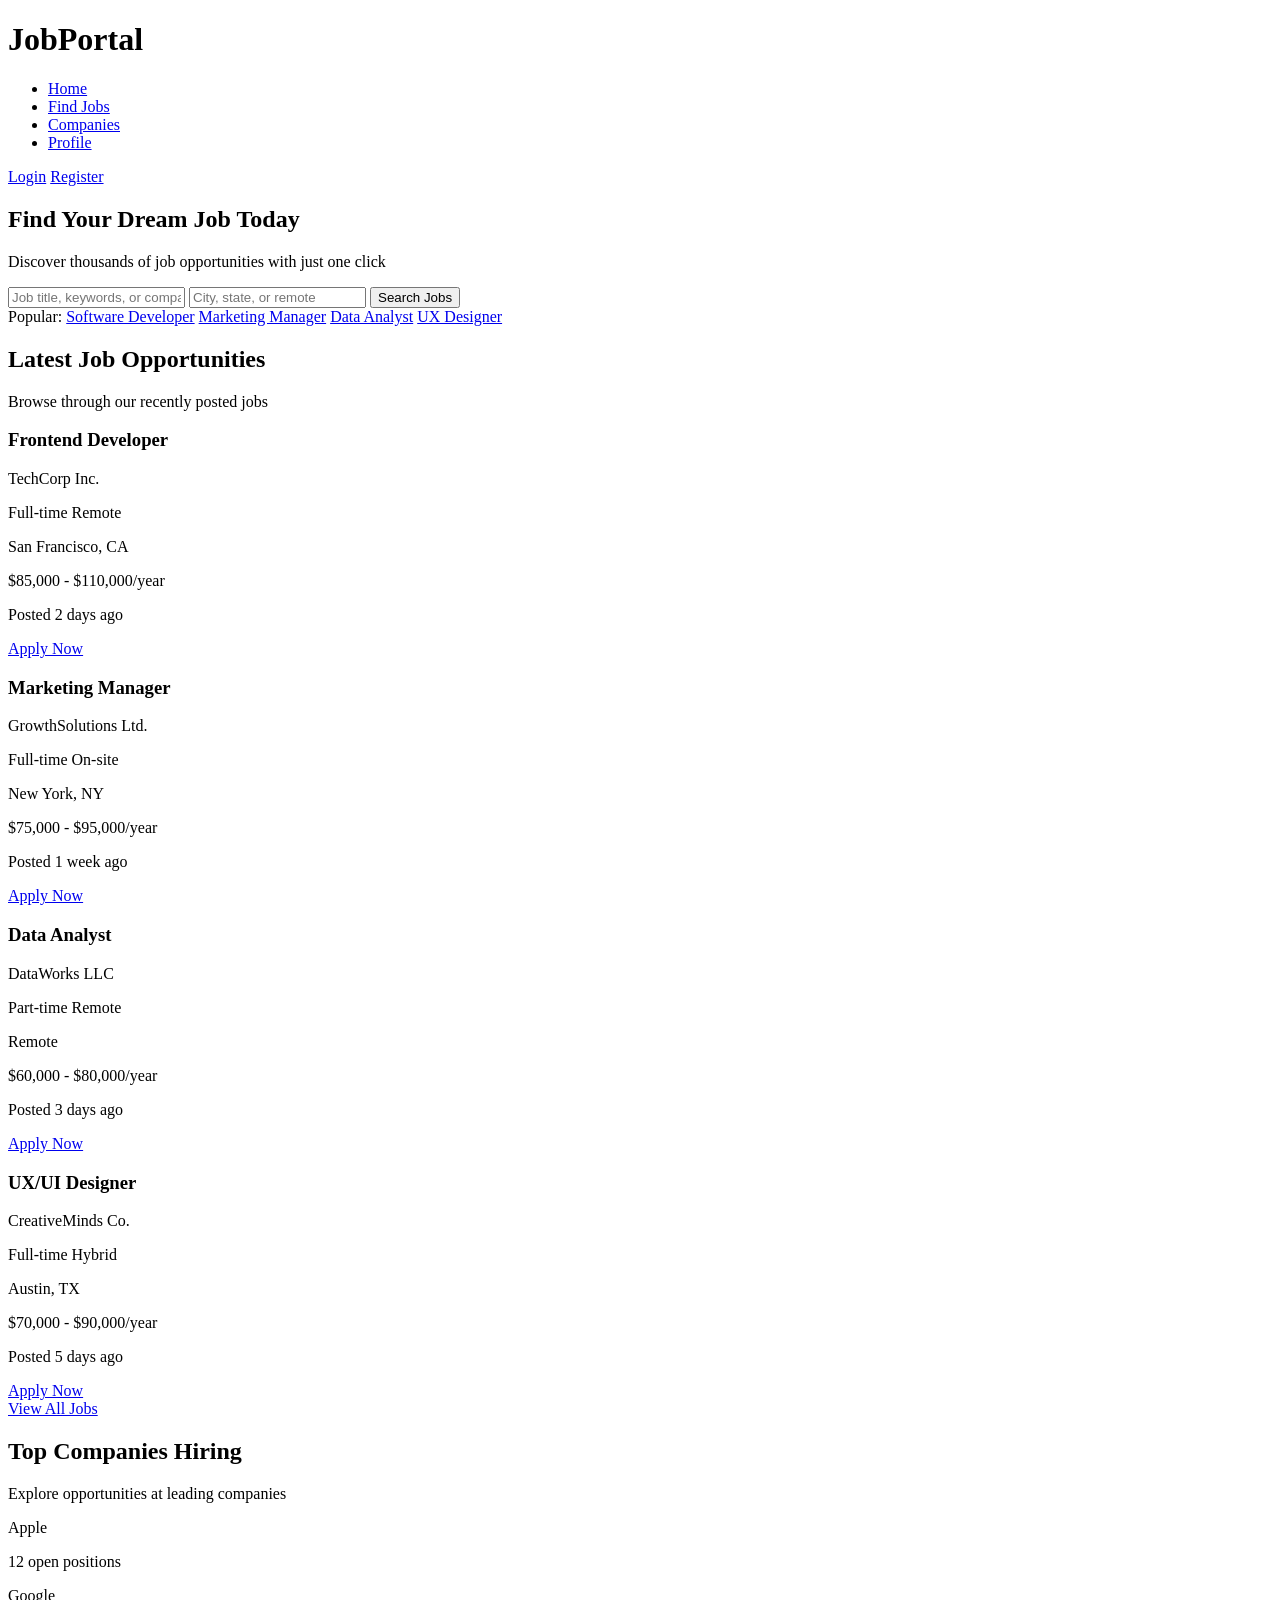
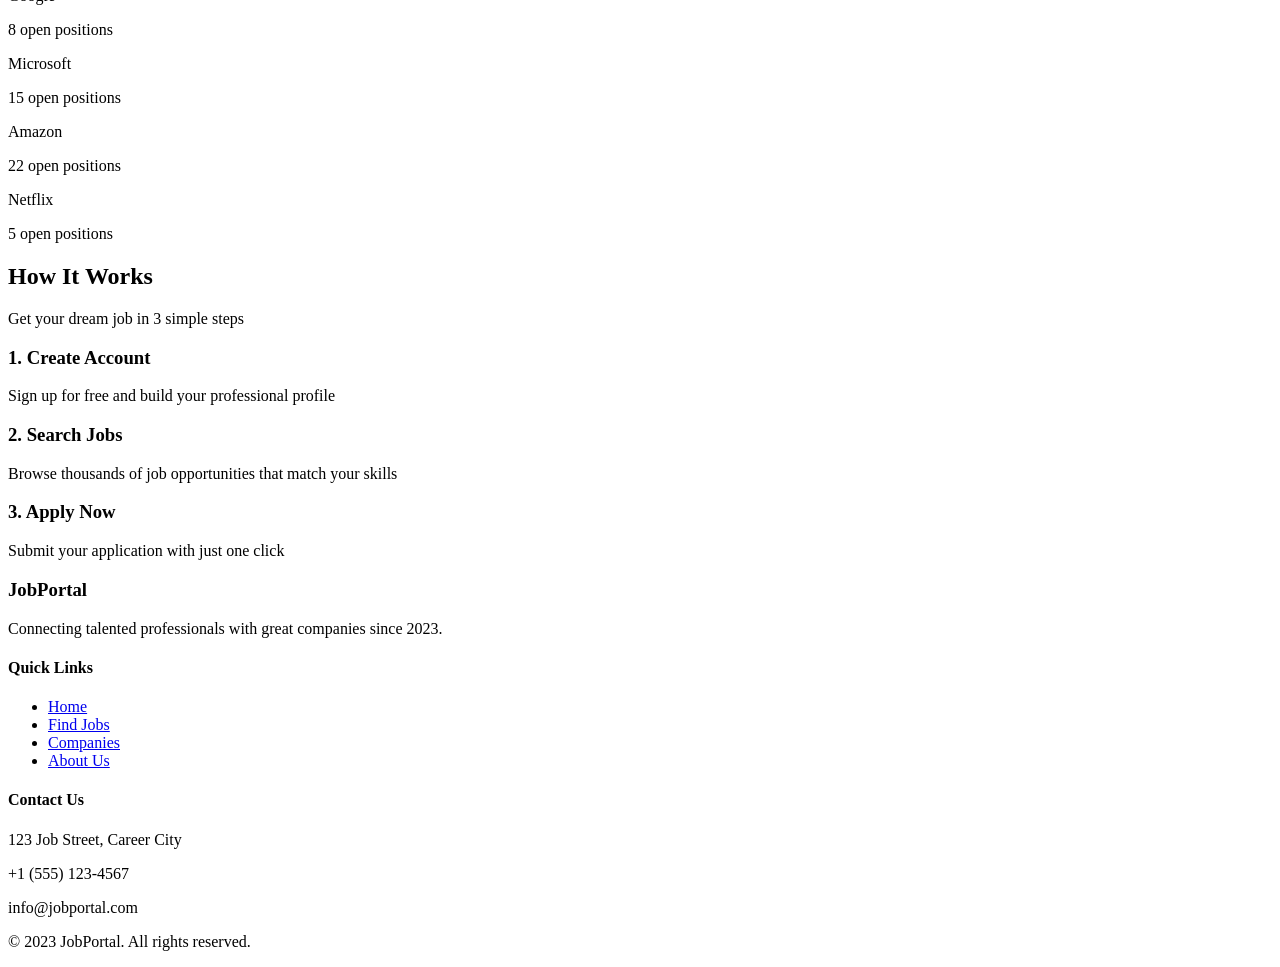
<file: Experiment 1/index.html>
<!DOCTYPE html>
<html lang="en">
<head>
    <meta charset="UTF-8">
    <meta name="viewport" content="width=device-width, initial-scale=1.0">
    <title>JobPortal - Find Your Dream Job</title>
</head>
<body>
    <!-- Header with Navigation -->
    <header>
        <div class="container">
            <div class="logo">
                <h1><i class="fas fa-briefcase"></i> JobPortal</h1>
            </div>
            <nav>
                <ul>
                    <li><a href="#"><i class="fas fa-home"></i> Home</a></li>
                    <li><a href="#jobs"><i class="fas fa-search"></i> Find Jobs</a></li>
                    <li><a href="#companies"><i class="fas fa-building"></i> Companies</a></li>
                    <li><a href="#"><i class="fas fa-user"></i> Profile</a></li>
                </ul>
            </nav>
            <div class="auth-buttons">
                <a href="#" class="btn-login">Login</a>
                <a href="#" class="btn-register">Register</a>
            </div>
        </div>
    </header>

    <!-- Hero Section -->
    <section class="hero">
        <div class="container">
            <div class="hero-content">
                <h1>Find Your Dream Job Today</h1>
                <p>Discover thousands of job opportunities with just one click</p>
                
                <div class="search-box">
                    <input type="text" placeholder="Job title, keywords, or company">
                    <input type="text" placeholder="City, state, or remote">
                    <button><i class="fas fa-search"></i> Search Jobs</button>
                </div>
                
                <div class="job-categories">
                    <span>Popular: </span>
                    <a href="#">Software Developer</a>
                    <a href="#">Marketing Manager</a>
                    <a href="#">Data Analyst</a>
                    <a href="#">UX Designer</a>
                </div>
            </div>
        </div>
    </section>

    <!-- Job Listings Section -->
    <section class="job-listings" id="jobs">
        <div class="container">
            <h2>Latest Job Opportunities</h2>
            <p class="section-subtitle">Browse through our recently posted jobs</p>
            
            <div class="job-cards">
                <!-- Job Card 1 -->
                <div class="job-card">
                    <div class="job-header">
                        <div class="company-logo">
                            <i class="fas fa-apple"></i>
                        </div>
                        <div class="job-info">
                            <h3>Frontend Developer</h3>
                            <p class="company">TechCorp Inc.</p>
                            <div class="job-tags">
                                <span class="tag-fulltime">Full-time</span>
                                <span class="tag-remote">Remote</span>
                            </div>
                        </div>
                    </div>
                    <div class="job-details">
                        <p><i class="fas fa-map-marker-alt"></i> San Francisco, CA</p>
                        <p><i class="fas fa-money-bill-wave"></i> $85,000 - $110,000/year</p>
                        <p><i class="fas fa-clock"></i> Posted 2 days ago</p>
                    </div>
                    <a href="#" class="btn-apply">Apply Now</a>
                </div>
                
                <!-- Job Card 2 -->
                <div class="job-card">
                    <div class="job-header">
                        <div class="company-logo">
                            <i class="fas fa-chart-line"></i>
                        </div>
                        <div class="job-info">
                            <h3>Marketing Manager</h3>
                            <p class="company">GrowthSolutions Ltd.</p>
                            <div class="job-tags">
                                <span class="tag-fulltime">Full-time</span>
                                <span class="tag-onsite">On-site</span>
                            </div>
                        </div>
                    </div>
                    <div class="job-details">
                        <p><i class="fas fa-map-marker-alt"></i> New York, NY</p>
                        <p><i class="fas fa-money-bill-wave"></i> $75,000 - $95,000/year</p>
                        <p><i class="fas fa-clock"></i> Posted 1 week ago</p>
                    </div>
                    <a href="#" class="btn-apply">Apply Now</a>
                </div>
                
                <!-- Job Card 3 -->
                <div class="job-card">
                    <div class="job-header">
                        <div class="company-logo">
                            <i class="fas fa-database"></i>
                        </div>
                        <div class="job-info">
                            <h3>Data Analyst</h3>
                            <p class="company">DataWorks LLC</p>
                            <div class="job-tags">
                                <span class="tag-parttime">Part-time</span>
                                <span class="tag-remote">Remote</span>
                            </div>
                        </div>
                    </div>
                    <div class="job-details">
                        <p><i class="fas fa-map-marker-alt"></i> Remote</p>
                        <p><i class="fas fa-money-bill-wave"></i> $60,000 - $80,000/year</p>
                        <p><i class="fas fa-clock"></i> Posted 3 days ago</p>
                    </div>
                    <a href="#" class="btn-apply">Apply Now</a>
                </div>
                
                <!-- Job Card 4 -->
                <div class="job-card">
                    <div class="job-header">
                        <div class="company-logo">
                            <i class="fas fa-paint-brush"></i>
                        </div>
                        <div class="job-info">
                            <h3>UX/UI Designer</h3>
                            <p class="company">CreativeMinds Co.</p>
                            <div class="job-tags">
                                <span class="tag-fulltime">Full-time</span>
                                <span class="tag-hybrid">Hybrid</span>
                            </div>
                        </div>
                    </div>
                    <div class="job-details">
                        <p><i class="fas fa-map-marker-alt"></i> Austin, TX</p>
                        <p><i class="fas fa-money-bill-wave"></i> $70,000 - $90,000/year</p>
                        <p><i class="fas fa-clock"></i> Posted 5 days ago</p>
                    </div>
                    <a href="#" class="btn-apply">Apply Now</a>
                </div>
            </div>
            
            <div class="view-all">
                <a href="#" class="btn-view-all">View All Jobs <i class="fas fa-arrow-right"></i></a>
            </div>
        </div>
    </section>

    <!-- Companies Section -->
    <section class="companies" id="companies">
        <div class="container">
            <h2>Top Companies Hiring</h2>
            <p class="section-subtitle">Explore opportunities at leading companies</p>
            
            <div class="company-logos">
                <div class="company-logo">
                    <i class="fas fa-apple"></i>
                    <p>Apple</p>
                    <span>12 open positions</span>
                </div>
                <div class="company-logo">
                    <i class="fas fa-google"></i>
                    <p>Google</p>
                    <span>8 open positions</span>
                </div>
                <div class="company-logo">
                    <i class="fas fa-microsoft"></i>
                    <p>Microsoft</p>
                    <span>15 open positions</span>
                </div>
                <div class="company-logo">
                    <i class="fas fa-amazon"></i>
                    <p>Amazon</p>
                    <span>22 open positions</span>
                </div>
                <div class="company-logo">
                    <i class="fas fa-netflix"></i>
                    <p>Netflix</p>
                    <span>5 open positions</span>
                </div>
            </div>
        </div>
    </section>

    <!-- How It Works Section -->
    <section class="how-it-works">
        <div class="container">
            <h2>How It Works</h2>
            <p class="section-subtitle">Get your dream job in 3 simple steps</p>
            
            <div class="steps">
                <div class="step">
                    <div class="step-icon">
                        <i class="fas fa-user-plus"></i>
                    </div>
                    <h3>1. Create Account</h3>
                    <p>Sign up for free and build your professional profile</p>
                </div>
                <div class="step">
                    <div class="step-icon">
                        <i class="fas fa-search"></i>
                    </div>
                    <h3>2. Search Jobs</h3>
                    <p>Browse thousands of job opportunities that match your skills</p>
                </div>
                <div class="step">
                    <div class="step-icon">
                        <i class="fas fa-paper-plane"></i>
                    </div>
                    <h3>3. Apply Now</h3>
                    <p>Submit your application with just one click</p>
                </div>
            </div>
        </div>
    </section>

    <!-- Footer -->
    <footer>
        <div class="container">
            <div class="footer-content">
                <div class="footer-section">
                    <h3><i class="fas fa-briefcase"></i> JobPortal</h3>
                    <p>Connecting talented professionals with great companies since 2023.</p>
                    <div class="social-icons">
                        <a href="#"><i class="fab fa-facebook"></i></a>
                        <a href="#"><i class="fab fa-twitter"></i></a>
                        <a href="#"><i class="fab fa-linkedin"></i></a>
                        <a href="#"><i class="fab fa-instagram"></i></a>
                    </div>
                </div>
                <div class="footer-section">
                    <h4>Quick Links</h4>
                    <ul>
                        <li><a href="#">Home</a></li>
                        <li><a href="#jobs">Find Jobs</a></li>
                        <li><a href="#companies">Companies</a></li>
                        <li><a href="#">About Us</a></li>
                    </ul>
                </div>
                <div class="footer-section">
                    <h4>Contact Us</h4>
                    <p><i class="fas fa-map-marker-alt"></i> 123 Job Street, Career City</p>
                    <p><i class="fas fa-phone"></i> +1 (555) 123-4567</p>
                    <p><i class="fas fa-envelope"></i> info@jobportal.com</p>
                </div>
            </div>
            <div class="footer-bottom">
                <p>&copy; 2023 JobPortal. All rights reserved.</p>
            </div>
        </div>
    </footer>
</body>

</html>
</file>
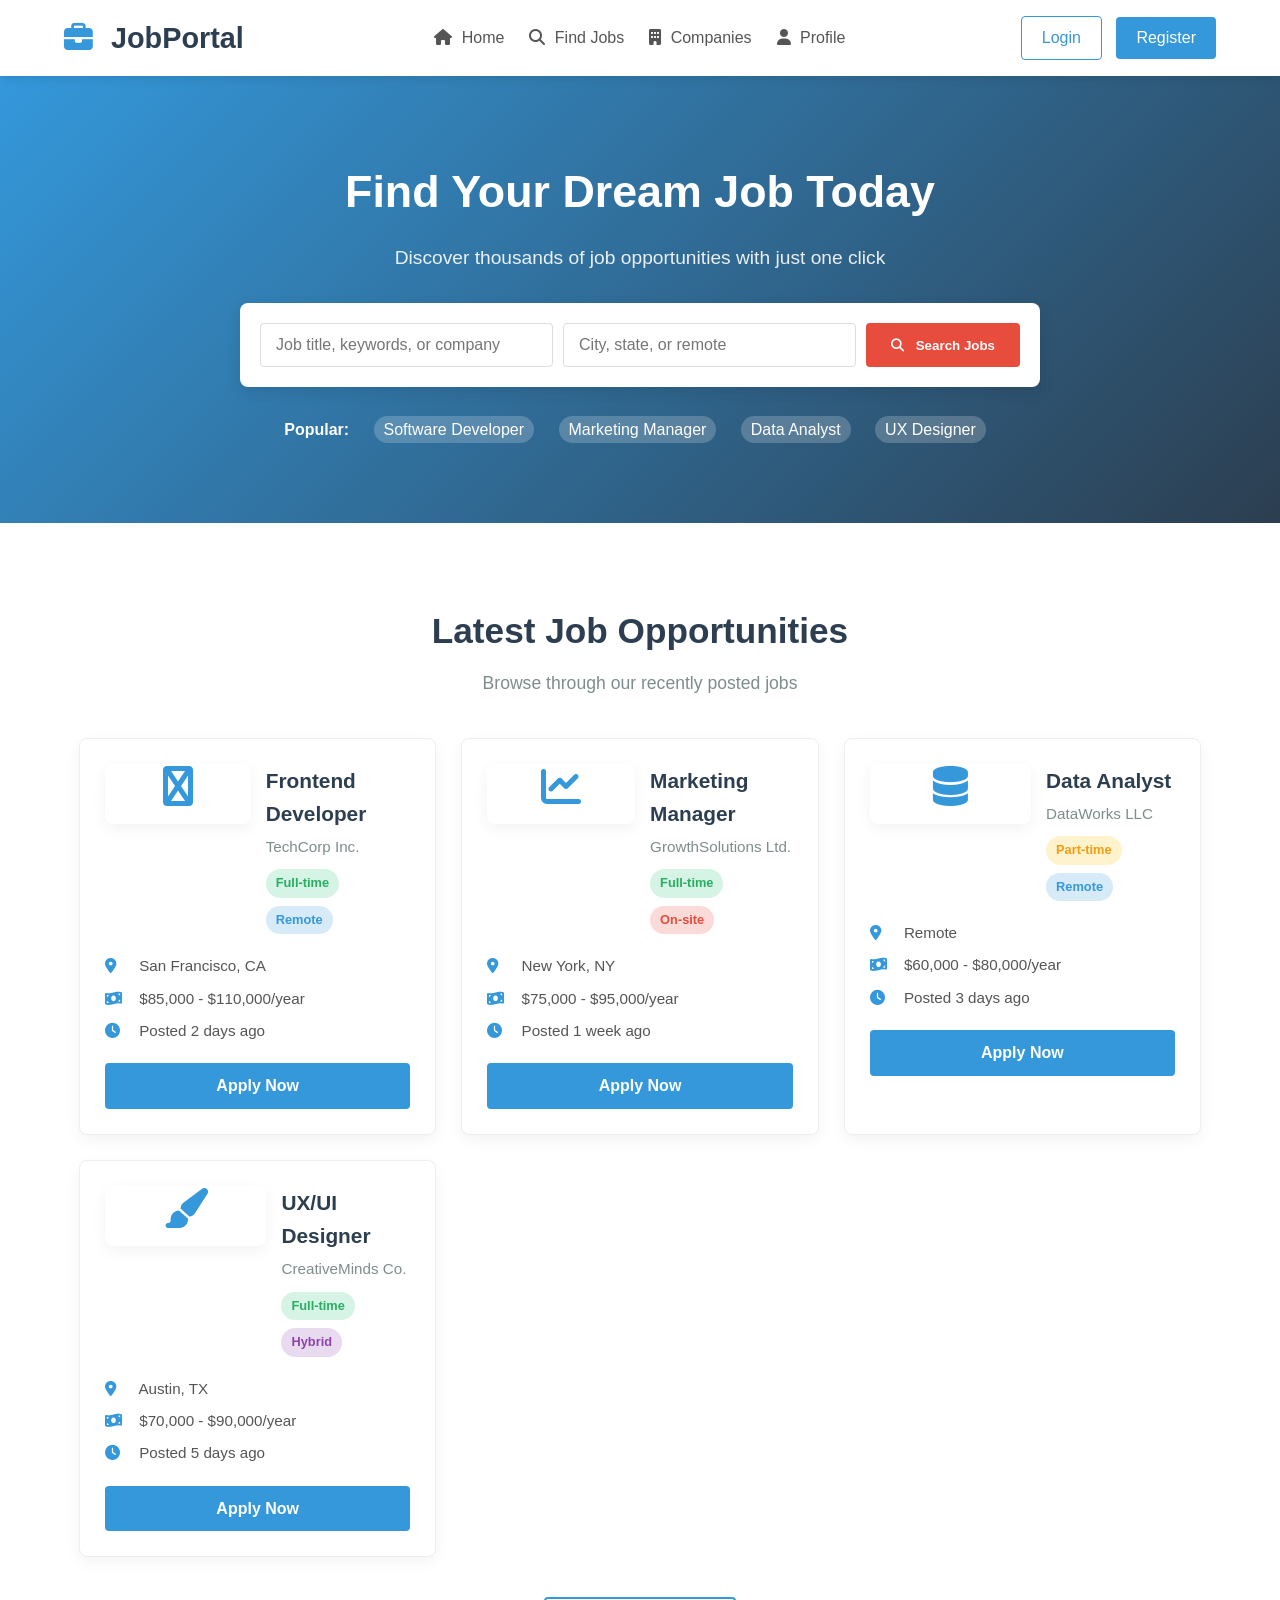
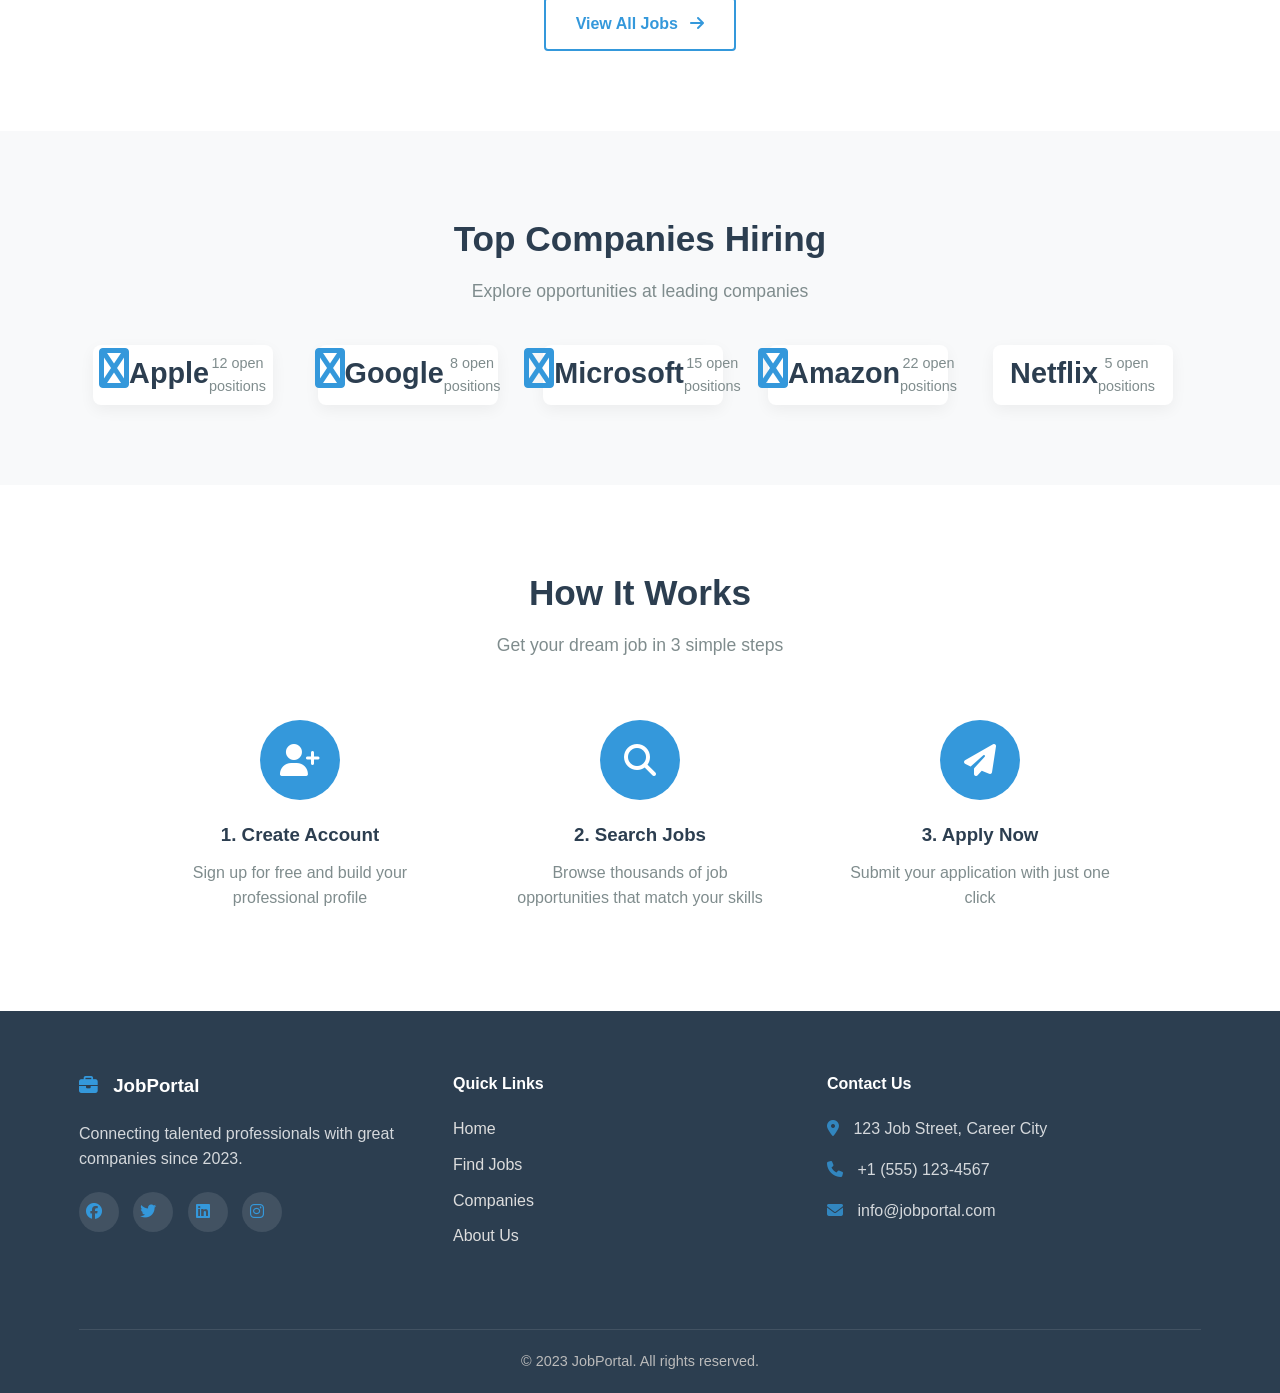
<file: Experiment 2/index.html>
<!DOCTYPE html>
<html lang="en">
<head>
    <meta charset="UTF-8">
    <meta name="viewport" content="width=device-width, initial-scale=1.0">
    <title>JobPortal - Find Your Dream Job</title>
    <link rel="stylesheet" href="style.css">
    <link rel="stylesheet" href="https://cdnjs.cloudflare.com/ajax/libs/font-awesome/6.4.0/css/all.min.css">
</head>
<body>
    <!-- Header with Navigation -->
    <header>
        <div class="container">
            <div class="logo">
                <h1><i class="fas fa-briefcase"></i> JobPortal</h1>
            </div>
            <nav>
                <ul>
                    <li><a href="#"><i class="fas fa-home"></i> Home</a></li>
                    <li><a href="#jobs"><i class="fas fa-search"></i> Find Jobs</a></li>
                    <li><a href="#companies"><i class="fas fa-building"></i> Companies</a></li>
                    <li><a href="#"><i class="fas fa-user"></i> Profile</a></li>
                </ul>
            </nav>
            <div class="auth-buttons">
                <a href="#" class="btn-login">Login</a>
                <a href="#" class="btn-register">Register</a>
            </div>
        </div>
    </header>

    <!-- Hero Section -->
    <section class="hero">
        <div class="container">
            <div class="hero-content">
                <h1>Find Your Dream Job Today</h1>
                <p>Discover thousands of job opportunities with just one click</p>
                
                <div class="search-box">
                    <input type="text" placeholder="Job title, keywords, or company">
                    <input type="text" placeholder="City, state, or remote">
                    <button><i class="fas fa-search"></i> Search Jobs</button>
                </div>
                
                <div class="job-categories">
                    <span>Popular: </span>
                    <a href="#">Software Developer</a>
                    <a href="#">Marketing Manager</a>
                    <a href="#">Data Analyst</a>
                    <a href="#">UX Designer</a>
                </div>
            </div>
        </div>
    </section>

    <!-- Job Listings Section -->
    <section class="job-listings" id="jobs">
        <div class="container">
            <h2>Latest Job Opportunities</h2>
            <p class="section-subtitle">Browse through our recently posted jobs</p>
            
            <div class="job-cards">
                <!-- Job Card 1 -->
                <div class="job-card">
                    <div class="job-header">
                        <div class="company-logo">
                            <i class="fas fa-apple"></i>
                        </div>
                        <div class="job-info">
                            <h3>Frontend Developer</h3>
                            <p class="company">TechCorp Inc.</p>
                            <div class="job-tags">
                                <span class="tag-fulltime">Full-time</span>
                                <span class="tag-remote">Remote</span>
                            </div>
                        </div>
                    </div>
                    <div class="job-details">
                        <p><i class="fas fa-map-marker-alt"></i> San Francisco, CA</p>
                        <p><i class="fas fa-money-bill-wave"></i> $85,000 - $110,000/year</p>
                        <p><i class="fas fa-clock"></i> Posted 2 days ago</p>
                    </div>
                    <a href="#" class="btn-apply">Apply Now</a>
                </div>
                
                <!-- Job Card 2 -->
                <div class="job-card">
                    <div class="job-header">
                        <div class="company-logo">
                            <i class="fas fa-chart-line"></i>
                        </div>
                        <div class="job-info">
                            <h3>Marketing Manager</h3>
                            <p class="company">GrowthSolutions Ltd.</p>
                            <div class="job-tags">
                                <span class="tag-fulltime">Full-time</span>
                                <span class="tag-onsite">On-site</span>
                            </div>
                        </div>
                    </div>
                    <div class="job-details">
                        <p><i class="fas fa-map-marker-alt"></i> New York, NY</p>
                        <p><i class="fas fa-money-bill-wave"></i> $75,000 - $95,000/year</p>
                        <p><i class="fas fa-clock"></i> Posted 1 week ago</p>
                    </div>
                    <a href="#" class="btn-apply">Apply Now</a>
                </div>
                
                <!-- Job Card 3 -->
                <div class="job-card">
                    <div class="job-header">
                        <div class="company-logo">
                            <i class="fas fa-database"></i>
                        </div>
                        <div class="job-info">
                            <h3>Data Analyst</h3>
                            <p class="company">DataWorks LLC</p>
                            <div class="job-tags">
                                <span class="tag-parttime">Part-time</span>
                                <span class="tag-remote">Remote</span>
                            </div>
                        </div>
                    </div>
                    <div class="job-details">
                        <p><i class="fas fa-map-marker-alt"></i> Remote</p>
                        <p><i class="fas fa-money-bill-wave"></i> $60,000 - $80,000/year</p>
                        <p><i class="fas fa-clock"></i> Posted 3 days ago</p>
                    </div>
                    <a href="#" class="btn-apply">Apply Now</a>
                </div>
                
                <!-- Job Card 4 -->
                <div class="job-card">
                    <div class="job-header">
                        <div class="company-logo">
                            <i class="fas fa-paint-brush"></i>
                        </div>
                        <div class="job-info">
                            <h3>UX/UI Designer</h3>
                            <p class="company">CreativeMinds Co.</p>
                            <div class="job-tags">
                                <span class="tag-fulltime">Full-time</span>
                                <span class="tag-hybrid">Hybrid</span>
                            </div>
                        </div>
                    </div>
                    <div class="job-details">
                        <p><i class="fas fa-map-marker-alt"></i> Austin, TX</p>
                        <p><i class="fas fa-money-bill-wave"></i> $70,000 - $90,000/year</p>
                        <p><i class="fas fa-clock"></i> Posted 5 days ago</p>
                    </div>
                    <a href="#" class="btn-apply">Apply Now</a>
                </div>
            </div>
            
            <div class="view-all">
                <a href="#" class="btn-view-all">View All Jobs <i class="fas fa-arrow-right"></i></a>
            </div>
        </div>
    </section>

    <!-- Companies Section -->
    <section class="companies" id="companies">
        <div class="container">
            <h2>Top Companies Hiring</h2>
            <p class="section-subtitle">Explore opportunities at leading companies</p>
            
            <div class="company-logos">
                <div class="company-logo">
                    <i class="fas fa-apple"></i>
                    <p>Apple</p>
                    <span>12 open positions</span>
                </div>
                <div class="company-logo">
                    <i class="fas fa-google"></i>
                    <p>Google</p>
                    <span>8 open positions</span>
                </div>
                <div class="company-logo">
                    <i class="fas fa-microsoft"></i>
                    <p>Microsoft</p>
                    <span>15 open positions</span>
                </div>
                <div class="company-logo">
                    <i class="fas fa-amazon"></i>
                    <p>Amazon</p>
                    <span>22 open positions</span>
                </div>
                <div class="company-logo">
                    <i class="fas fa-netflix"></i>
                    <p>Netflix</p>
                    <span>5 open positions</span>
                </div>
            </div>
        </div>
    </section>

    <!-- How It Works Section -->
    <section class="how-it-works">
        <div class="container">
            <h2>How It Works</h2>
            <p class="section-subtitle">Get your dream job in 3 simple steps</p>
            
            <div class="steps">
                <div class="step">
                    <div class="step-icon">
                        <i class="fas fa-user-plus"></i>
                    </div>
                    <h3>1. Create Account</h3>
                    <p>Sign up for free and build your professional profile</p>
                </div>
                <div class="step">
                    <div class="step-icon">
                        <i class="fas fa-search"></i>
                    </div>
                    <h3>2. Search Jobs</h3>
                    <p>Browse thousands of job opportunities that match your skills</p>
                </div>
                <div class="step">
                    <div class="step-icon">
                        <i class="fas fa-paper-plane"></i>
                    </div>
                    <h3>3. Apply Now</h3>
                    <p>Submit your application with just one click</p>
                </div>
            </div>
        </div>
    </section>

    <!-- Footer -->
    <footer>
        <div class="container">
            <div class="footer-content">
                <div class="footer-section">
                    <h3><i class="fas fa-briefcase"></i> JobPortal</h3>
                    <p>Connecting talented professionals with great companies since 2023.</p>
                    <div class="social-icons">
                        <a href="#"><i class="fab fa-facebook"></i></a>
                        <a href="#"><i class="fab fa-twitter"></i></a>
                        <a href="#"><i class="fab fa-linkedin"></i></a>
                        <a href="#"><i class="fab fa-instagram"></i></a>
                    </div>
                </div>
                <div class="footer-section">
                    <h4>Quick Links</h4>
                    <ul>
                        <li><a href="#">Home</a></li>
                        <li><a href="#jobs">Find Jobs</a></li>
                        <li><a href="#companies">Companies</a></li>
                        <li><a href="#">About Us</a></li>
                    </ul>
                </div>
                <div class="footer-section">
                    <h4>Contact Us</h4>
                    <p><i class="fas fa-map-marker-alt"></i> 123 Job Street, Career City</p>
                    <p><i class="fas fa-phone"></i> +1 (555) 123-4567</p>
                    <p><i class="fas fa-envelope"></i> info@jobportal.com</p>
                </div>
            </div>
            <div class="footer-bottom">
                <p>&copy; 2023 JobPortal. All rights reserved.</p>
            </div>
        </div>
    </footer>
</body>
</html>
</file>
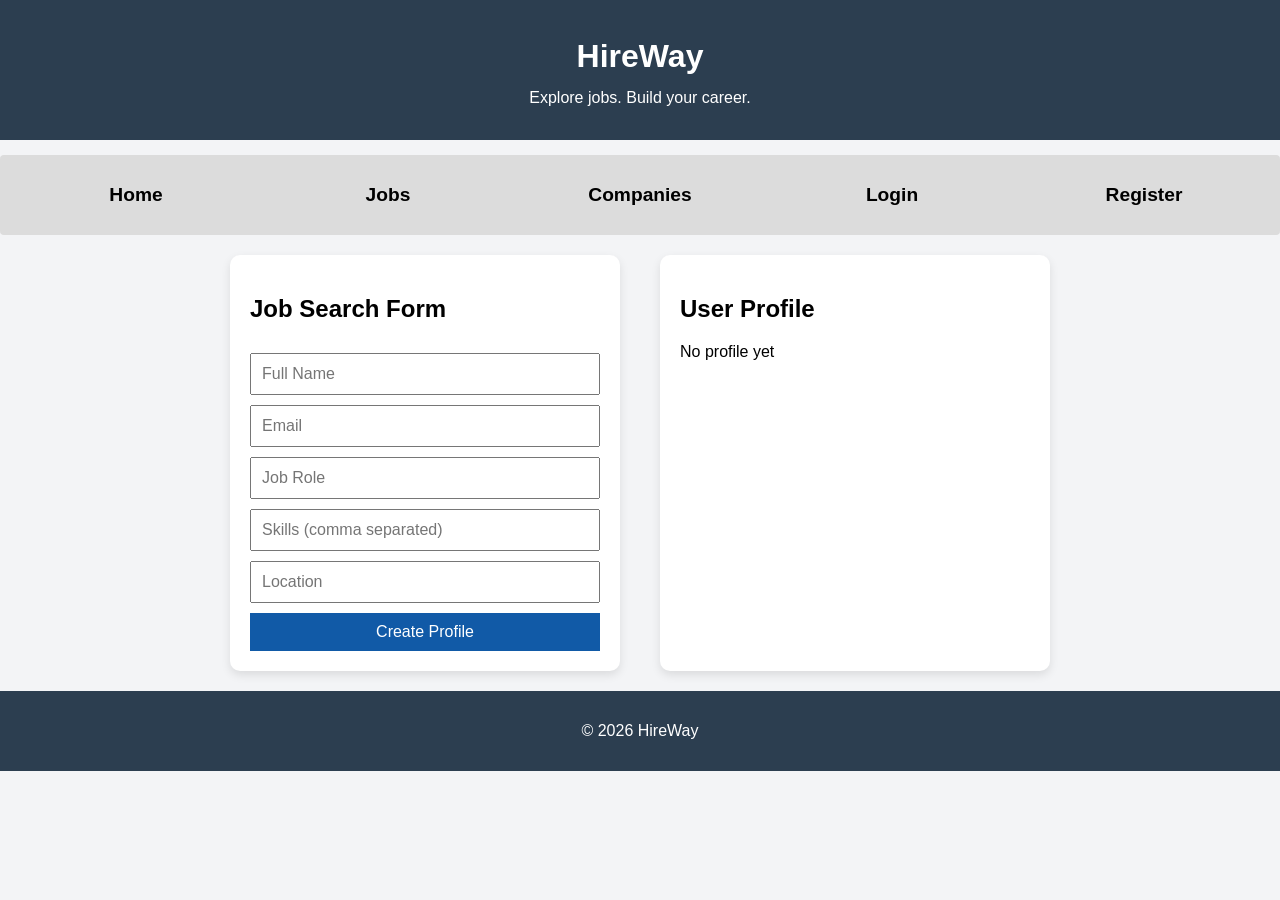
<file: Experiment 3/index.html>
<!DOCTYPE html>
<html lang="en">
<head>
    <meta charset="UTF-8">
    <meta name="viewport" content="width=device-width, initial-scale=1.0">
    <title>Document</title>
    <style>
        .header {
            background-color: rgb(44, 62, 80);
            color: white;
            text-align: center;
            padding: 30px;
            margin-bottom: 15px;
            height: 80px;
            line-height: 10px;
        }

        .footer 
        {
            text-align: center;
            padding: 15px;
            margin-top: 20px;
            background-color: rgb(44, 62, 80);
            color: white;
        }

        body {
             margin: 0;  
            font-family: Arial, sans-serif;
            background: #f3f4f6;

        }

        .container {
        display: flex;
        gap: 40px;
        justify-content: center;
        }

        form, #profile {
        background: white;
        padding: 20px;
        border-radius: 10px;
        width: 350px;
        box-shadow: 0 4px 10px rgba(0,0,0,0.1);
        }

        form {
        display: flex;
        flex-direction: column;
        gap: 10px;
        }

        input, button {
        padding: 10px;
        font-size: 16px;
        }

        button {
        background: #115aa7;
        color: white;
        border: none;
        cursor: pointer;
        }

        button:hover {
        background: #0056b3;
        }
        .navbar {
            display: grid; 
            grid-template-columns: 1fr 1fr 1fr 1fr 1fr;
            background-color: rgb(220, 220, 220);
            padding: 15px;
            margin-bottom: 20px;
            column-gap: 10px;
            font-size: larger;
            height: 50px;
            justify-items: center; 
            align-items: center;
            border-radius: 4px;
        }

        .navbar a {
            text-decoration: none;
            color: black;
            font-weight: bold;
            padding: 5px;
            
        }

        .navbar a:hover {
            color: rgb(0, 0, 200);
        }

        


    </style>
</head>
<body>
    <div class="header">
        <h1>HireWay</h1>
        
        <p><br>Explore jobs. Build your career.</p>
    </div>

    <div class="navbar">
        <a href="#">Home</a>
        <a href="#">Jobs</a>
        <a href="#">Companies</a>
        <a href="#">Login</a>
        <a href="#">Register</a>
    </div>

    <div class="container">

        <form id="jobForm">
        <h2>Job Search Form</h2>

        <input type="text" id="name" placeholder="Full Name" required>
        <input type="email" id="email" placeholder="Email" required>
        <input type="text" id="role" placeholder="Job Role">
        <input type="text" id="skills" placeholder="Skills (comma separated)">
        <input type="text" id="location" placeholder="Location">

        <button type="submit">Create Profile</button>
        </form>


        <div id="profile">
            <h2>User Profile</h2>
            <p>No profile yet</p>
        </div>

    </div>


    <script>
        const form = document.getElementById("jobForm");
        const profile = document.getElementById("profile");

        form.addEventListener("submit", function(e){
            e.preventDefault();

            const name = document.getElementById("name").value;
            const email = document.getElementById("email").value;
            const role = document.getElementById("role").value;
            const skills = document.getElementById("skills").value;
            const location = document.getElementById("location").value;

            profile.innerHTML = "<h2>User Profile</h2>";
            const p1 = document.createElement("p");
            p1.textContent = "Name: " + name;

            const p2 = document.createElement("p");
            p2.textContent = "Email: " + email;

            const p3 = document.createElement("p");
            p3.textContent = "Role: " + role;

            
            
            const skillsArray = skills.split(",");
            const p4 = document.createElement("p");
            p4.textContent = "Skills: " + skillsArray.join(" • ");

            const p5 = document.createElement("p");
            p5.textContent = "Location: " + location;


            profile.appendChild(p1);
            profile.appendChild(p2);
            profile.appendChild(p3);
            profile.appendChild(p4);
            profile.appendChild(p5);
            form.reset();
        });

    </script>


    <div class="footer">
        <p>&copy; 2026 HireWay</p>
    </div>
    
</body>
</html>
</file>
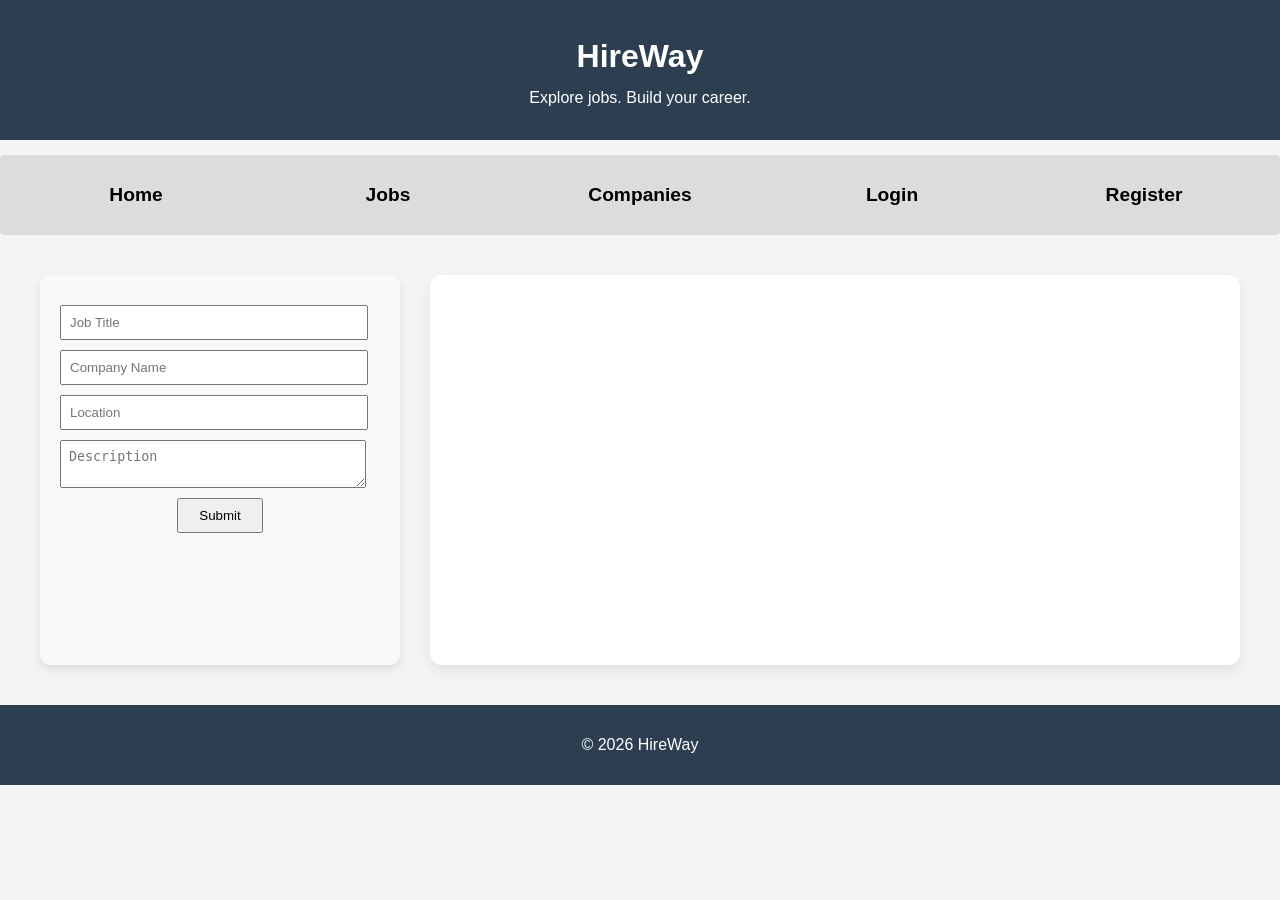
<file: Experiment 4/index.html>
<!DOCTYPE html>
<html lang="en">
<head>
    <meta charset="UTF-8">
    <meta name="viewport" content="width=device-width, initial-scale=1.0">
    <title>Document</title>
    <style>
        
        
        .header {
            background-color: rgb(44, 62, 80);
            color: white;
            text-align: center;
            padding: 30px;
            margin-bottom: 15px;
            height: 80px;
            line-height: 10px;
        }

        .footer 
        {
            text-align: center;
            padding: 15px;
            margin-top: 20px;
            background-color: rgb(44, 62, 80);
            color: white;
        }

        #jobForm{
            width:320px; 
            padding:20px;
            background:#f9f9f9;
            border-radius:10px;
            box-shadow:0 4px 8px rgba(0,0,0,0.1);
            height:350px;
            overflow-y:auto; 
        }
        #jobForm button
        {
            display:block;
            margin:10px auto;
            padding:8px 20px;
        }

        body  {
            margin: 0;  
            font-family: Arial, sans-serif;
            background: #f3f4f6;

        }
        
        #jobForm input,
        #jobForm textarea{
            display:block;
            padding:8px;
            flex-shrink:0;
            flex:1;
            margin:10px 0;
            width:90%;
            max-height:500px;
            overflow-y:auto; 

        }

        .jobCard {
            border:1px solid #ddd;
            padding:20px;
            margin:15px 0;
            border-radius:12px;
            box-shadow:0 4px 8px rgba(0,0,0,0.1);
            background:white;
            
        }

        #jobContainer
        {
            flex:1;
            overflow-y:auto;
            background:white;
            padding:20px;
            height:350px;
            border-radius:12px;
            box-shadow:0 6px 14px rgba(0,0,0,0.08);
        }


        .company{
            color:#555;
            font-weight:bold;
        }
        .navbar {
            display: grid; 
            grid-template-columns: 1fr 1fr 1fr 1fr 1fr;
            background-color: rgb(220, 220, 220);
            padding: 15px;
            margin-bottom: 20px;
            column-gap: 10px;
            font-size: larger;
            height: 50px;
            justify-items: center; 
            align-items: center;
            border-radius: 4px;
        }

        .navbar a 
        {
            text-decoration: none;
            color: black;
            font-weight: bold;
            padding: 5px;
        }

        .navbar a:hover 
        {
            color: rgb(0, 0, 200);
        }

        .mainLayout{
            display:flex;
            gap:30px;
            padding:20px 40px;
        }

    </style>
</head>
<body>
    <div class="header">
        <h1>HireWay</h1>
        
        <p><br>Explore jobs. Build your career.</p>
    </div>

    <div class="navbar">
        <a href="#">Home</a>
        <a href="#">Jobs</a>
        <a href="#">Companies</a>
        <a href="#">Login</a>
        <a href="#">Register</a>
    </div>


    <div class="mainLayout">
        <form id="jobForm">
            <input type="text" id="title" placeholder="Job Title" required>
            <input type="text" id="company" placeholder="Company Name" required>
            <input type="text" id="location" placeholder="Location" required>
            <textarea id="desc" placeholder="Description"></textarea>
            <button type="submit">Submit</button>
        </form>

        <div id="jobContainer"></div>

    </div>



    <script>
        var form = document.getElementById("jobForm");

        form.addEventListener("submit", function(e){

            e.preventDefault(); 

            var title = document.getElementById("title").value;
            var company = document.getElementById("company").value;
            var location = document.getElementById("location").value;
            var desc = document.getElementById("desc").value;

            var card = document.createElement("div");
            card.classList.add("jobCard");

            card.innerHTML = `
                <h3>${title}</h3>
                <p class="company">${company}</p>
                <p class="location">${location}</p>
                <p>${desc}</p>
            `;

            document.getElementById("jobContainer").prepend(card);

            form.reset();
        });

    </script>
    
    <div class="footer">
        <p>&copy; 2026 HireWay</p>
    </div>
    
</body>
</html>
</file>
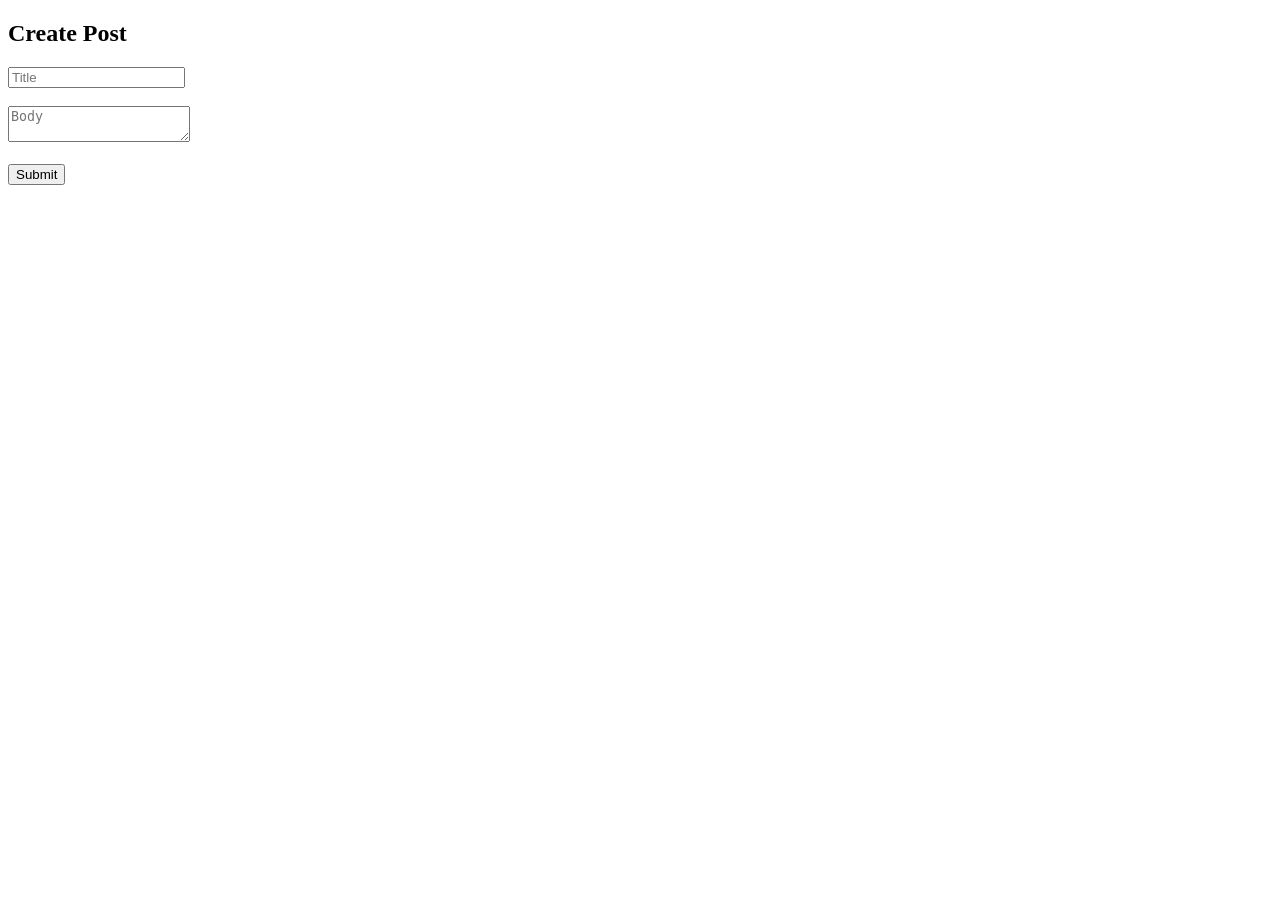
<file: lab_mst_full_stack/Task1/index1.html>
<!DOCTYPE html>
<html>
<body>

<h2>Create Post</h2>

<form id="postForm">
  <input type="text" id="title" placeholder="Title" required><br><br>
  <textarea id="body" placeholder="Body" required></textarea><br><br>
  <button type="submit">Submit</button>
</form>

<p id="msg"></p>

<script>
document.getElementById("postForm").addEventListener("submit", function(e) {
  e.preventDefault();

  let title = document.getElementById("title").value;
  let body = document.getElementById("body").value;

  fetch("https://jsonplaceholder.typicode.com/posts", {
    method: "POST",
    headers: {
      "Content-Type": "application/json"
    },
    body: JSON.stringify({
      title: title,
      body: body
    })
  })
  .then(res => res.json())
  .then(data => {
    document.getElementById("msg").innerText = "Post submitted successfully!";
  })
  .catch(err => {
    document.getElementById("msg").innerText = "Error submitting post.";
  });
});
</script>

</body>
</html>
</file>
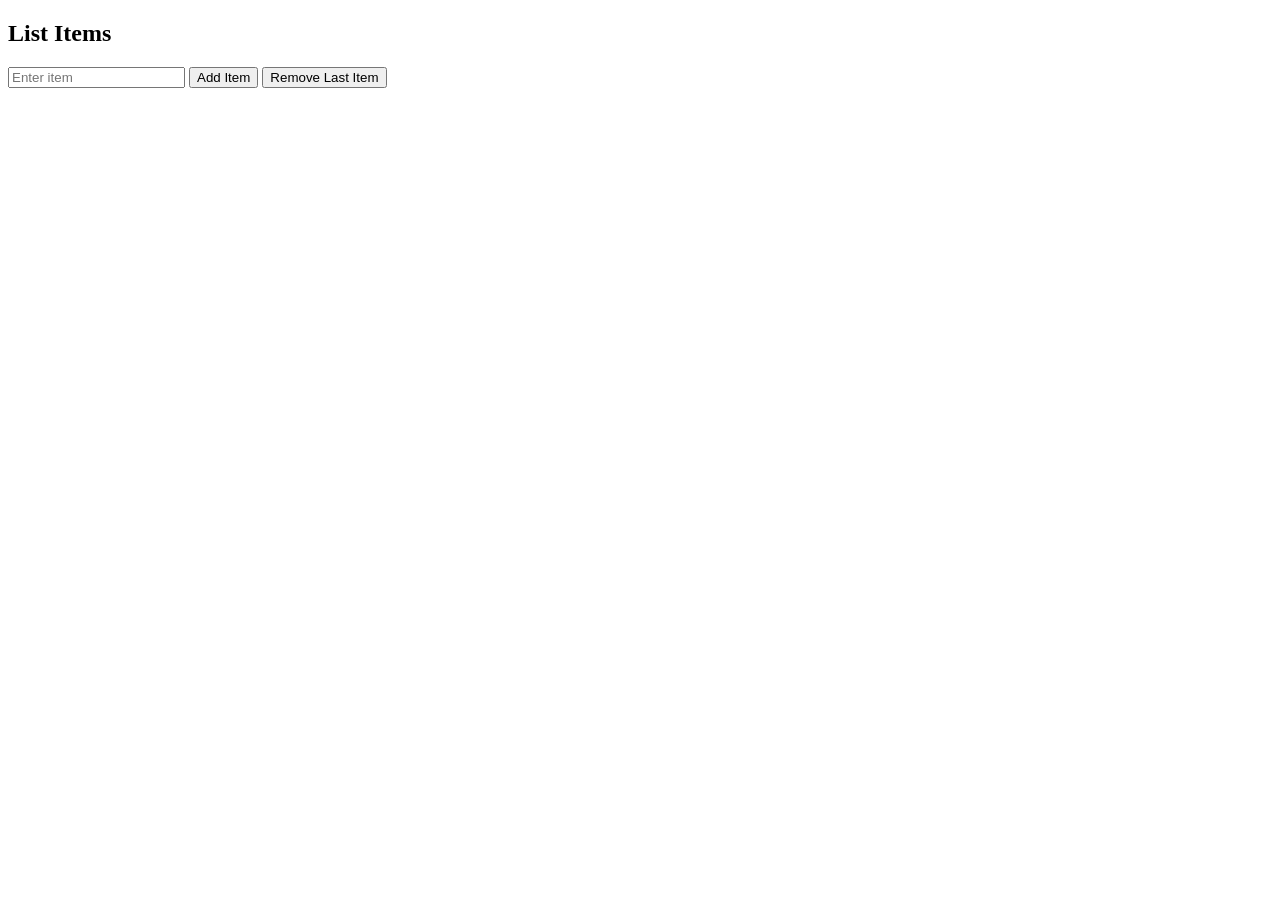
<file: lab_mst_full_stack/Task2/index2.html>
<!DOCTYPE html>
<html>
<head>
<title>Dynamic List</title>
</head>

<body>

<h2>List Items</h2>

<input type="text" id="itemInput" placeholder="Enter item">
<button onclick="addItem()">Add Item</button>
<button onclick="removeItem()">Remove Last Item</button>

<ul id="list"></ul>

<script>
function addItem() {
    let input = document.getElementById("itemInput").value;
    
    if(input !== ""){
        let li = document.createElement("li");
        li.textContent = input;

        document.getElementById("list").appendChild(li);
        document.getElementById("itemInput").value = "";
    }
}

function removeItem() {
    let list = document.getElementById("list");
    
    if(list.lastChild){
        list.removeChild(list.lastChild);
    }
}
</script>

</body>
</html>
</file>
<file: Experiment 2/style.css>
* {
    margin: 0;
    padding: 0;
    box-sizing: border-box;
}

body {
    font-family: 'Segoe UI', Tahoma, Geneva, Verdana, sans-serif;
    line-height: 1.6;
    color: #333;
    background-color: #f9f9f9;
}

.container {
    width: 90%;
    max-width: 1200px;
    margin: 0 auto;
    padding: 0 15px;
}


header {
    background-color: #ffffff;
    box-shadow: 0 2px 10px rgba(0, 0, 0, 0.1);
    position: sticky;
    top: 0;
    z-index: 100;
}

header .container {
    display: flex;
    justify-content: space-between;
    align-items: center;
    padding: 15px 0;
}

.logo h1 {
    color: #2c3e50;
    font-size: 1.8rem;
}

.logo i {
    color: #3498db;
    margin-right: 10px;
}

nav ul {
    display: flex;
    list-style: none;
}

nav ul li {
    margin-left: 25px;
}

nav ul li a {
    text-decoration: none;
    color: #555;
    font-weight: 500;
    transition: color 0.3s;
}

nav ul li a:hover {
    color: #3498db;
}

nav ul li a i {
    margin-right: 5px;
}

.auth-buttons a {
    text-decoration: none;
    padding: 8px 20px;
    border-radius: 4px;
    font-weight: 500;
    margin-left: 10px;
    display: inline-block;
}

.btn-login {
    color: #3498db;
    border: 1px solid #3498db;
}

.btn-register {
    background-color: #3498db;
    color: white;
}

.btn-login:hover {
    background-color: #f5f5f5;
}

.btn-register:hover {
    background-color: #2980b9;
}

/* Hero section */
.hero {
    background: linear-gradient(135deg, #3498db, #2c3e50);
    color: white;
    padding: 80px 0;
    text-align: center;
}

.hero h1 {
    font-size: 2.8rem;
    margin-bottom: 15px;
}

.hero p {
    font-size: 1.2rem;
    margin-bottom: 30px;
    opacity: 0.9;
}

.search-box {
    background: white;
    padding: 20px;
    border-radius: 8px;
    max-width: 800px;
    margin: 0 auto 30px;
    display: flex;
    box-shadow: 0 5px 15px rgba(0, 0, 0, 0.1);
}

.search-box input {
    flex: 1;
    padding: 12px 15px;
    border: 1px solid #ddd;
    border-radius: 4px;
    margin-right: 10px;
    font-size: 1rem;
}

.search-box button {
    background-color: #e74c3c;
    color: white;
    border: none;
    padding: 12px 25px;
    border-radius: 4px;
    font-weight: 600;
    cursor: pointer;
    transition: background-color 0.3s;
}

.search-box button:hover {
    background-color: #c0392b;
}

.search-box button i {
    margin-right: 8px;
}

.job-categories {
    margin-top: 20px;
}

.job-categories span {
    font-weight: 600;
    margin-right: 10px;
}

.job-categories a {
    color: white;
    text-decoration: none;
    margin: 0 10px;
    padding: 5px 10px;
    background-color: rgba(255, 255, 255, 0.2);
    border-radius: 20px;
    transition: background-color 0.3s;
}

.job-categories a:hover {
    background-color: rgba(255, 255, 255, 0.3);
}

/* Job listings section */
.job-listings {
    padding: 80px 0;
    background-color: #fff;
}

h2 {
    text-align: center;
    color: #2c3e50;
    font-size: 2.2rem;
    margin-bottom: 10px;
}

.section-subtitle {
    text-align: center;
    color: #7f8c8d;
    margin-bottom: 40px;
    font-size: 1.1rem;
}

.job-cards {
    display: grid;
    grid-template-columns: repeat(auto-fill, minmax(280px, 1fr));
    gap: 25px;
    margin-bottom: 40px;
}

.job-card {
    background-color: white;
    border-radius: 8px;
    padding: 25px;
    box-shadow: 0 5px 15px rgba(0, 0, 0, 0.05);
    border: 1px solid #eee;
    transition: transform 0.3s, box-shadow 0.3s;
}

.job-card:hover {
    transform: translateY(-5px);
    box-shadow: 0 10px 20px rgba(0, 0, 0, 0.1);
}

.job-header {
    display: flex;
    align-items: flex-start;
    margin-bottom: 20px;
}

.company-logo {
    width: 60px;
    height: 60px;
    background-color: #f8f9fa;
    border-radius: 8px;
    display: flex;
    align-items: center;
    justify-content: center;
    margin-right: 15px;
    font-size: 1.8rem;
    color: #3498db;
}

.job-info h3 {
    color: #2c3e50;
    margin-bottom: 5px;
    font-size: 1.3rem;
}

.company {
    color: #7f8c8d;
    margin-bottom: 10px;
    font-size: 0.95rem;
}

.job-tags {
    display: flex;
    flex-wrap: wrap;
    gap: 8px;
}

.job-tags span {
    padding: 4px 10px;
    border-radius: 20px;
    font-size: 0.8rem;
    font-weight: 600;
}

.tag-fulltime {
    background-color: #d5f4e6;
    color: #27ae60;
}

.tag-parttime {
    background-color: #fff3cd;
    color: #f39c12;
}

.tag-remote {
    background-color: #d6eaf8;
    color: #3498db;
}

.tag-onsite {
    background-color: #fadbd8;
    color: #e74c3c;
}

.tag-hybrid {
    background-color: #e8daef;
    color: #8e44ad;
}

.job-details {
    margin-bottom: 20px;
}

.job-details p {
    margin-bottom: 8px;
    color: #555;
    font-size: 0.95rem;
}

.job-details i {
    margin-right: 10px;
    color: #3498db;
    width: 20px;
}

.btn-apply {
    display: block;
    text-align: center;
    background-color: #3498db;
    color: white;
    padding: 10px;
    border-radius: 4px;
    text-decoration: none;
    font-weight: 600;
    transition: background-color 0.3s;
}

.btn-apply:hover {
    background-color: #2980b9;
}

.view-all {
    text-align: center;
    margin-top: 30px;
}

.btn-view-all {
    display: inline-block;
    background-color: transparent;
    color: #3498db;
    padding: 12px 30px;
    border: 2px solid #3498db;
    border-radius: 4px;
    text-decoration: none;
    font-weight: 600;
    transition: all 0.3s;
}

.btn-view-all:hover {
    background-color: #3498db;
    color: white;
}

.btn-view-all i {
    margin-left: 8px;
}

/* Companies section */
.companies {
    padding: 80px 0;
    background-color: #f8f9fa;
}

.company-logos {
    display: flex;
    justify-content: center;
    flex-wrap: wrap;
    gap: 30px;
}

.company-logo {
    background-color: white;
    padding: 25px;
    border-radius: 8px;
    text-align: center;
    width: 180px;
    box-shadow: 0 5px 15px rgba(0, 0, 0, 0.05);
    transition: transform 0.3s;
}

.company-logo:hover {
    transform: translateY(-5px);
}

.company-logo i {
    font-size: 2.5rem;
    margin-bottom: 15px;
    color: #3498db;
}

.company-logo p {
    font-weight: 600;
    color: #2c3e50;
    margin-bottom: 5px;
}

.company-logo span {
    font-size: 0.9rem;
    color: #7f8c8d;
}

/* How it works section */
.how-it-works {
    padding: 80px 0;
    background-color: white;
}

.steps {
    display: flex;
    justify-content: center;
    flex-wrap: wrap;
    gap: 40px;
    margin-top: 40px;
}

.step {
    text-align: center;
    max-width: 300px;
    padding: 20px;
}

.step-icon {
    width: 80px;
    height: 80px;
    background-color: #3498db;
    border-radius: 50%;
    display: flex;
    align-items: center;
    justify-content: center;
    margin: 0 auto 20px;
    font-size: 2rem;
    color: white;
}

.step h3 {
    color: #2c3e50;
    margin-bottom: 10px;
}

.step p {
    color: #7f8c8d;
}

/* Footer */
footer {
    background-color: #2c3e50;
    color: white;
    padding: 60px 0 20px;
}

.footer-content {
    display: flex;
    flex-wrap: wrap;
    justify-content: space-between;
    margin-bottom: 40px;
}

.footer-section {
    flex: 1;
    min-width: 250px;
    margin-bottom: 30px;
    padding-right: 20px;
}

.footer-section h3, .footer-section h4 {
    color: white;
    margin-bottom: 20px;
}

.footer-section h3 i {
    color: #3498db;
    margin-right: 10px;
}

.footer-section p {
    margin-bottom: 15px;
    opacity: 0.8;
}

.footer-section ul {
    list-style: none;
}

.footer-section ul li {
    margin-bottom: 10px;
}

.footer-section ul li a {
    color: #ddd;
    text-decoration: none;
    transition: color 0.3s;
}

.footer-section ul li a:hover {
    color: #3498db;
}

.footer-section i {
    margin-right: 10px;
    color: #3498db;
}

.social-icons {
    margin-top: 20px;
}

.social-icons a {
    display: inline-block;
    width: 40px;
    height: 40px;
    background-color: rgba(255, 255, 255, 0.1);
    border-radius: 50%;
    text-align: center;
    line-height: 40px;
    margin-right: 10px;
    color: white;
    transition: background-color 0.3s;
}

.social-icons a:hover {
    background-color: #3498db;
}

.footer-bottom {
    text-align: center;
    padding-top: 20px;
    border-top: 1px solid rgba(255, 255, 255, 0.1);
    color: #bbb;
    font-size: 0.9rem;
}

/* Responsive design */
@media (max-width: 992px) {
    .job-cards {
        grid-template-columns: repeat(2, 1fr);
    }
    
    .search-box {
        flex-direction: column;
    }
    
    .search-box input {
        margin-right: 0;
        margin-bottom: 10px;
    }
}

@media (max-width: 768px) {
    header .container {
        flex-direction: column;
        padding: 15px;
    }
    
    nav ul {
        margin: 15px 0;
        flex-wrap: wrap;
        justify-content: center;
    }
    
    nav ul li {
        margin: 5px 10px;
    }
    
    .hero h1 {
        font-size: 2.2rem;
    }
    
    .job-cards {
        grid-template-columns: 1fr;
    }
    
    .company-logos {
        justify-content: center;
    }
    
    .footer-content {
        flex-direction: column;
    }
}

@media (max-width: 480px) {
    .hero {
        padding: 50px 0;
    }
    
    .hero h1 {
        font-size: 1.8rem;
    }
    
    h2 {
        font-size: 1.8rem;
    }
    
    .steps {
        flex-direction: column;
        align-items: center;
    }
}
</file>
